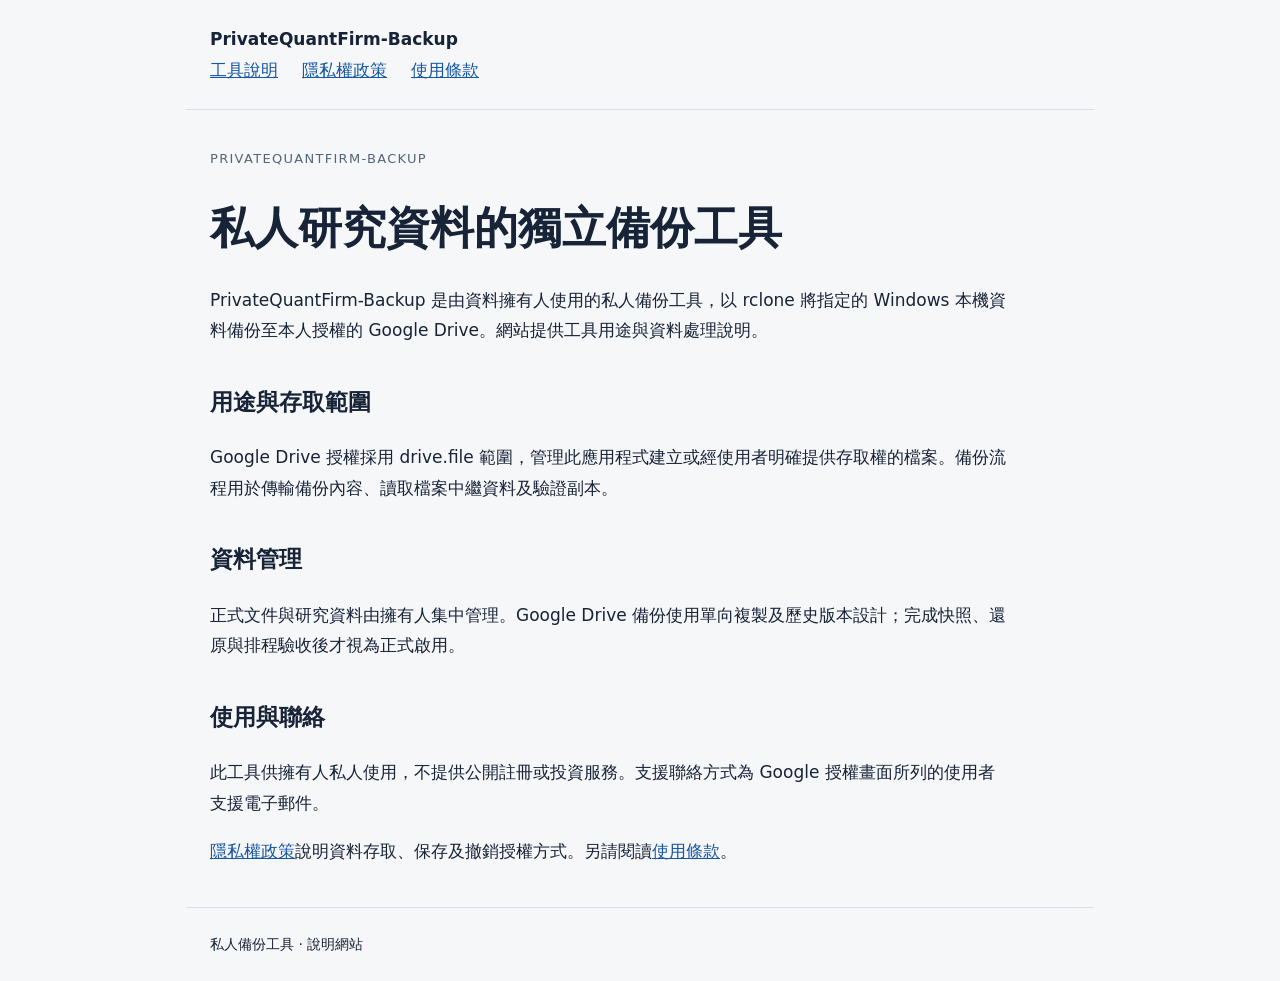
<file: index.html>
<!doctype html><html lang="zh-Hant"><head><meta charset="utf-8"><meta name="viewport" content="width=device-width,initial-scale=1"><title>備份工具說明 | PrivateQuantFirm-Backup</title><link rel="stylesheet" href="style.css"></head><body><header><strong>PrivateQuantFirm-Backup</strong><nav aria-label="主選單"><a href="index.html">工具說明</a><a href="privacy.html">隱私權政策</a><a href="terms.html">使用條款</a></nav></header><main><p class="label">PRIVATEQUANTFIRM-BACKUP</p><h1>私人研究資料的獨立備份工具</h1>
<p>PrivateQuantFirm-Backup 是由資料擁有人使用的私人備份工具，以 rclone 將指定的 Windows 本機資料備份至本人授權的 Google Drive。網站提供工具用途與資料處理說明。</p>
<h2>用途與存取範圍</h2><p>Google Drive 授權採用 drive.file 範圍，管理此應用程式建立或經使用者明確提供存取權的檔案。備份流程用於傳輸備份內容、讀取檔案中繼資料及驗證副本。</p>
<h2>資料管理</h2><p>正式文件與研究資料由擁有人集中管理。Google Drive 備份使用單向複製及歷史版本設計；完成快照、還原與排程驗收後才視為正式啟用。</p>
<h2>使用與聯絡</h2><p>此工具供擁有人私人使用，不提供公開註冊或投資服務。支援聯絡方式為 Google 授權畫面所列的使用者支援電子郵件。</p>
<p><a href="privacy.html">隱私權政策</a>說明資料存取、保存及撤銷授權方式。另請閱讀<a href="terms.html">使用條款</a>。</p></main><footer>私人備份工具 · 說明網站</footer></body></html>
</file>
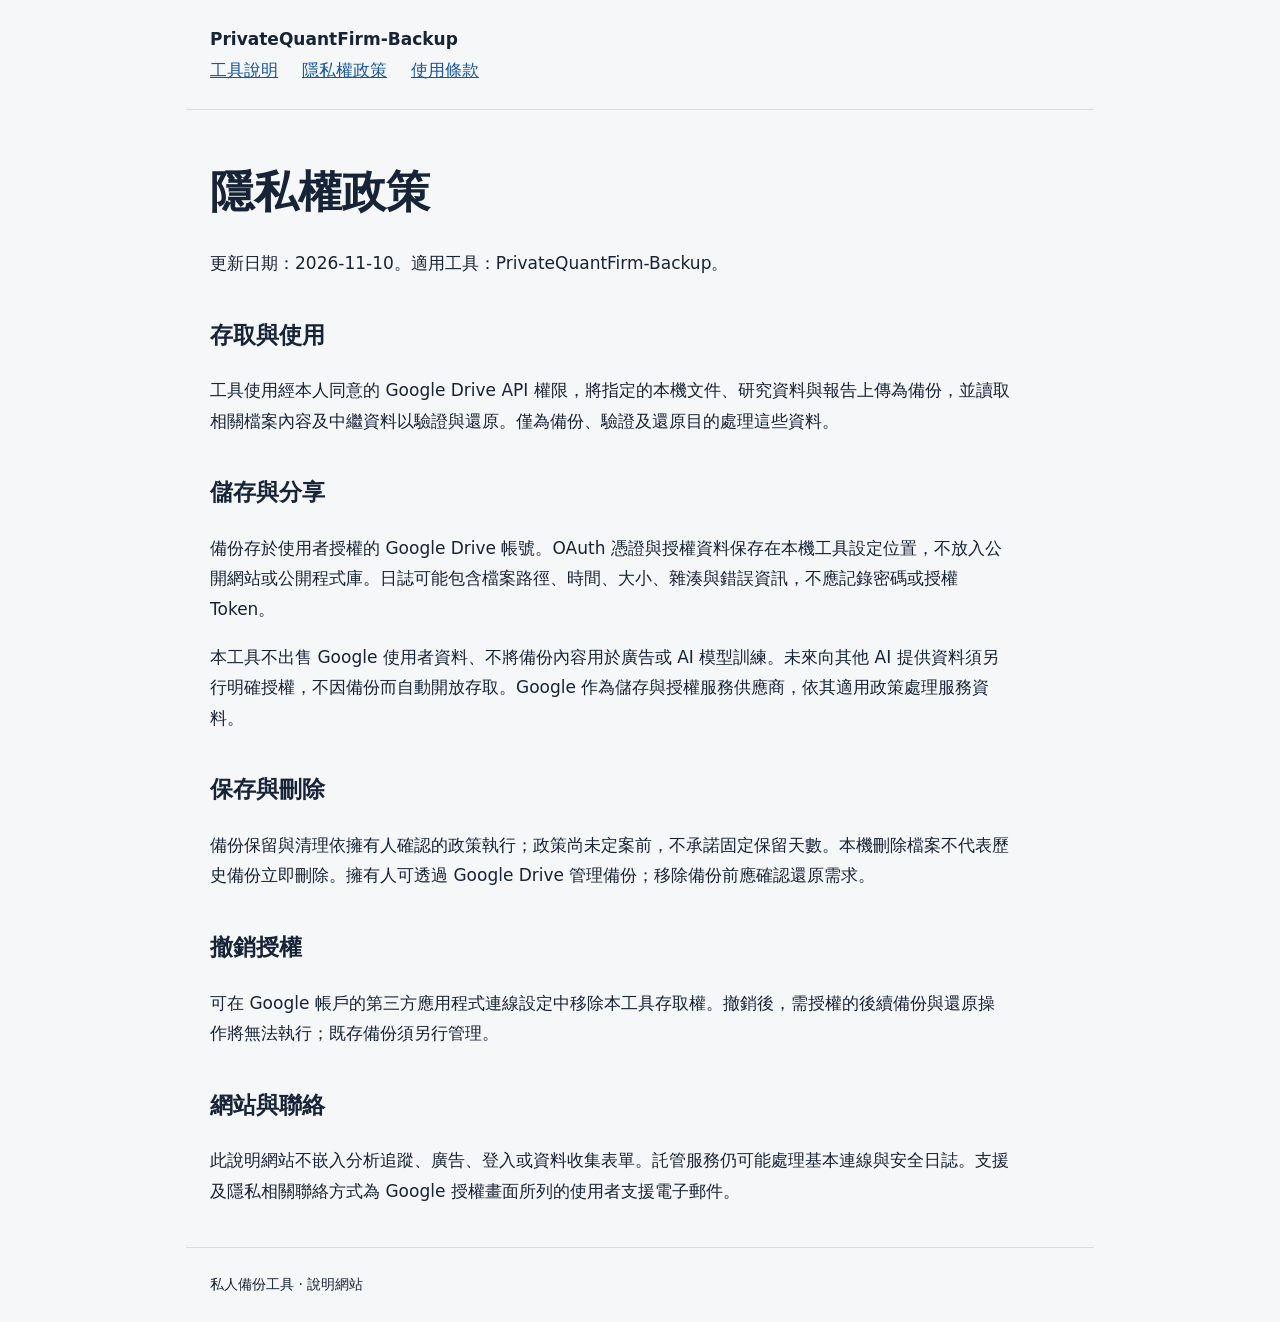
<file: privacy.html>
<!doctype html><html lang="zh-Hant"><head><meta charset="utf-8"><meta name="viewport" content="width=device-width,initial-scale=1"><title>隱私權政策 | PrivateQuantFirm-Backup</title><link rel="stylesheet" href="style.css"></head><body><header><strong>PrivateQuantFirm-Backup</strong><nav aria-label="主選單"><a href="index.html">工具說明</a><a href="privacy.html">隱私權政策</a><a href="terms.html">使用條款</a></nav></header><main><h1>隱私權政策</h1><p>更新日期：2026-11-10。適用工具：PrivateQuantFirm-Backup。</p>
<h2>存取與使用</h2><p>工具使用經本人同意的 Google Drive API 權限，將指定的本機文件、研究資料與報告上傳為備份，並讀取相關檔案內容及中繼資料以驗證與還原。僅為備份、驗證及還原目的處理這些資料。</p>
<h2>儲存與分享</h2><p>備份存於使用者授權的 Google Drive 帳號。OAuth 憑證與授權資料保存在本機工具設定位置，不放入公開網站或公開程式庫。日誌可能包含檔案路徑、時間、大小、雜湊與錯誤資訊，不應記錄密碼或授權 Token。</p>
<p>本工具不出售 Google 使用者資料、不將備份內容用於廣告或 AI 模型訓練。未來向其他 AI 提供資料須另行明確授權，不因備份而自動開放存取。Google 作為儲存與授權服務供應商，依其適用政策處理服務資料。</p>
<h2>保存與刪除</h2><p>備份保留與清理依擁有人確認的政策執行；政策尚未定案前，不承諾固定保留天數。本機刪除檔案不代表歷史備份立即刪除。擁有人可透過 Google Drive 管理備份；移除備份前應確認還原需求。</p>
<h2>撤銷授權</h2><p>可在 Google 帳戶的第三方應用程式連線設定中移除本工具存取權。撤銷後，需授權的後續備份與還原操作將無法執行；既存備份須另行管理。</p>
<h2>網站與聯絡</h2><p>此說明網站不嵌入分析追蹤、廣告、登入或資料收集表單。託管服務仍可能處理基本連線與安全日誌。支援及隱私相關聯絡方式為 Google 授權畫面所列的使用者支援電子郵件。</p></main><footer>私人備份工具 · 說明網站</footer></body></html>
</file>
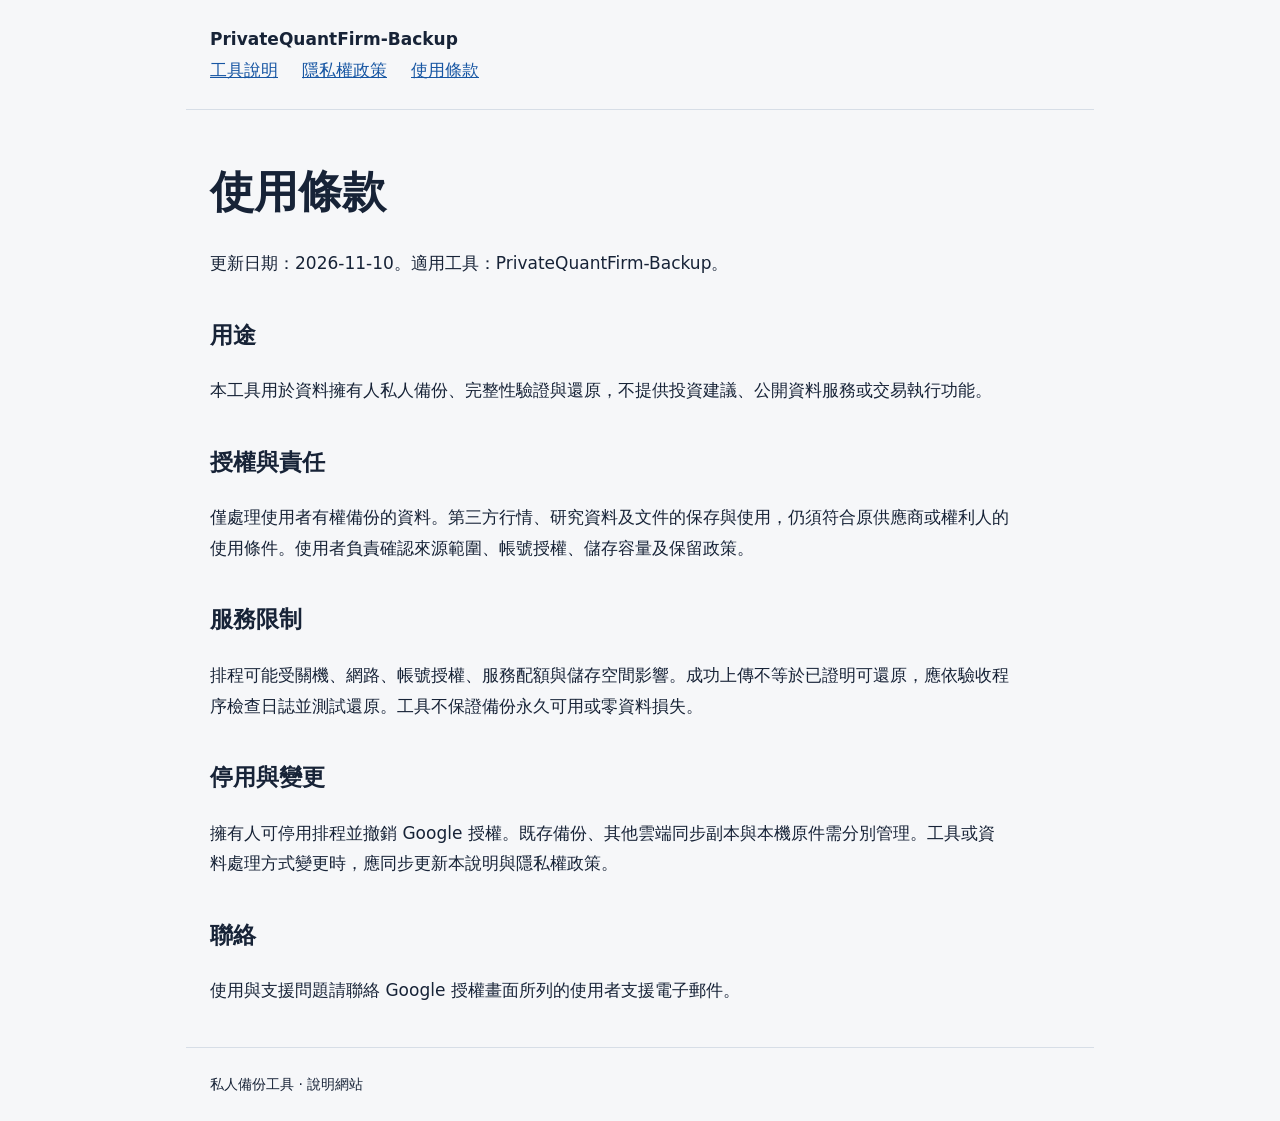
<file: terms.html>
<!doctype html><html lang="zh-Hant"><head><meta charset="utf-8"><meta name="viewport" content="width=device-width,initial-scale=1"><title>使用條款 | PrivateQuantFirm-Backup</title><link rel="stylesheet" href="style.css"></head><body><header><strong>PrivateQuantFirm-Backup</strong><nav aria-label="主選單"><a href="index.html">工具說明</a><a href="privacy.html">隱私權政策</a><a href="terms.html">使用條款</a></nav></header><main><h1>使用條款</h1><p>更新日期：2026-11-10。適用工具：PrivateQuantFirm-Backup。</p>
<h2>用途</h2><p>本工具用於資料擁有人私人備份、完整性驗證與還原，不提供投資建議、公開資料服務或交易執行功能。</p>
<h2>授權與責任</h2><p>僅處理使用者有權備份的資料。第三方行情、研究資料及文件的保存與使用，仍須符合原供應商或權利人的使用條件。使用者負責確認來源範圍、帳號授權、儲存容量及保留政策。</p>
<h2>服務限制</h2><p>排程可能受關機、網路、帳號授權、服務配額與儲存空間影響。成功上傳不等於已證明可還原，應依驗收程序檢查日誌並測試還原。工具不保證備份永久可用或零資料損失。</p>
<h2>停用與變更</h2><p>擁有人可停用排程並撤銷 Google 授權。既存備份、其他雲端同步副本與本機原件需分別管理。工具或資料處理方式變更時，應同步更新本說明與隱私權政策。</p>
<h2>聯絡</h2><p>使用與支援問題請聯絡 Google 授權畫面所列的使用者支援電子郵件。</p></main><footer>私人備份工具 · 說明網站</footer></body></html>
</file>
<file: style.css>
body{margin:0;background:#f6f7f9;color:#172337;font:17px/1.8 system-ui,sans-serif}header,main,footer{max-width:860px;margin:auto;padding:24px}header{border-bottom:1px solid #d7dee7}nav{display:flex;gap:24px;flex-wrap:wrap}a{color:#1756a3}main{min-height:60vh}h1{font-size:clamp(30px,5vw,44px);line-height:1.25}h2{font-size:23px;margin-top:36px}.label{font-size:13px;letter-spacing:.1em;color:#53667d}footer{font-size:14px;border-top:1px solid #d7dee7}p,li{max-width:74ch}
</file>
